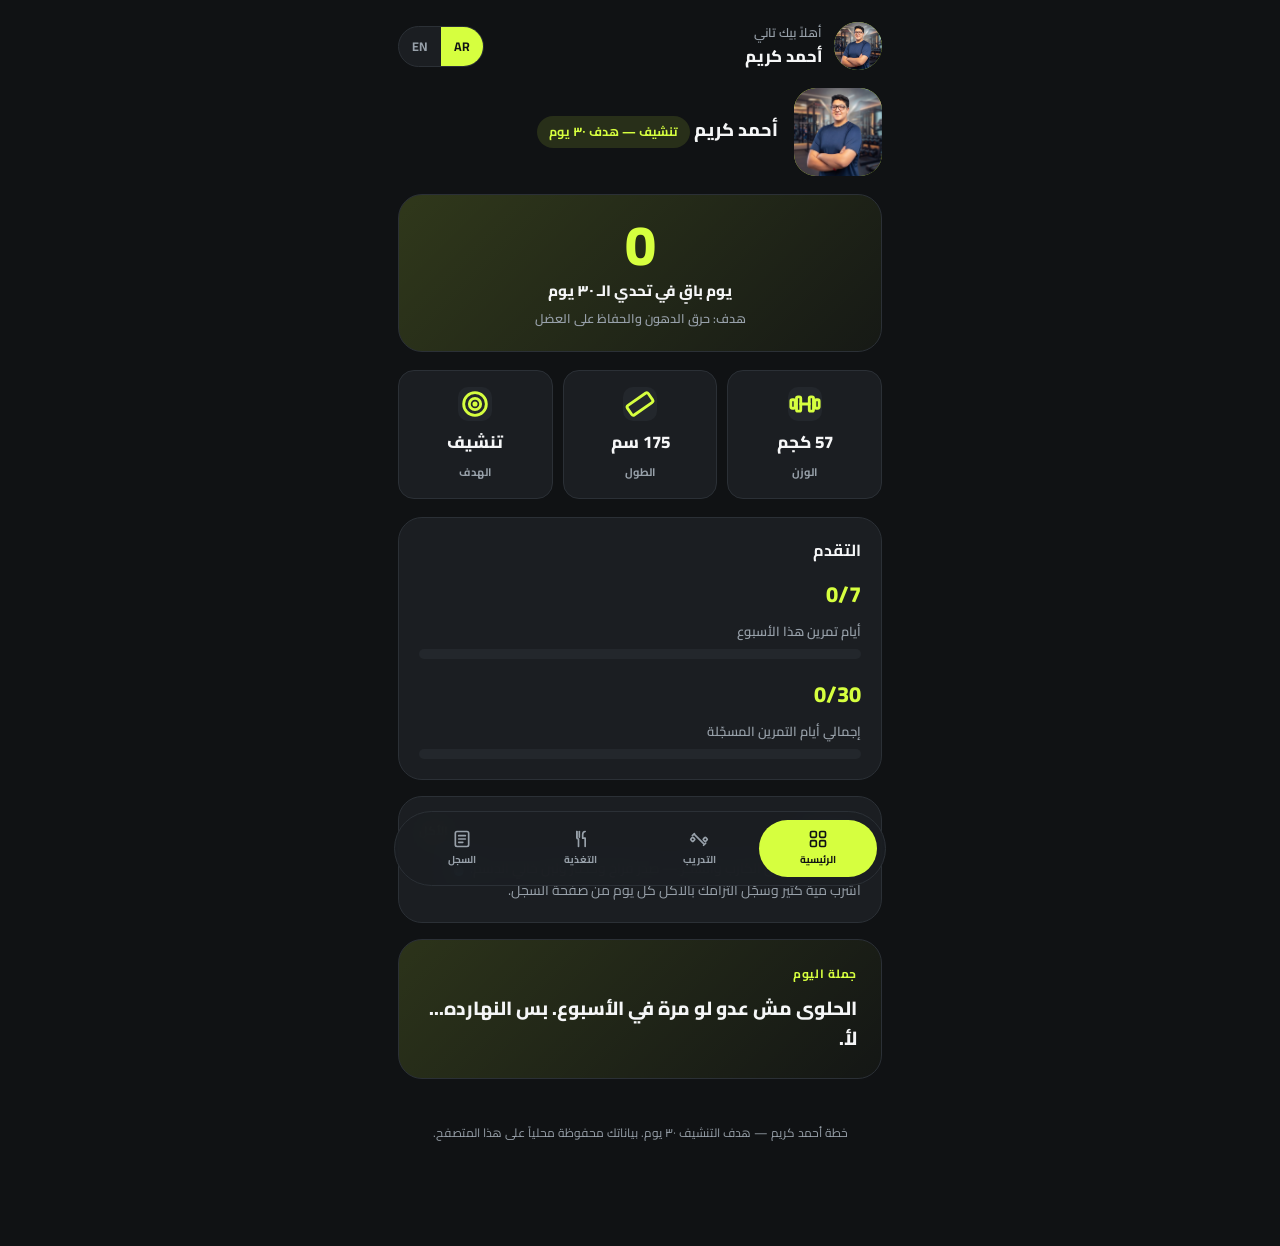
<file: index.html>
<!DOCTYPE html>
<html lang="ar" dir="rtl">
<head>
<meta charset="UTF-8">
<meta name="viewport" content="width=device-width, initial-scale=1.0">
<title>Ahmed Karim — Dashboard</title>
<link rel="preconnect" href="https://fonts.googleapis.com">
<link rel="preconnect" href="https://fonts.gstatic.com" crossorigin>
<link href="https://fonts.googleapis.com/css2?family=Cairo:wght@400;600;700;800&family=Inter:wght@400;500;600;700;800&display=swap" rel="stylesheet">
<link rel="stylesheet" href="style.css">
</head>
<body class="lang-ar" dir="rtl">

<div class="container">
  <header class="app-header" id="appHeader"></header>

  <!-- Profile -->
  <div class="profile-card">
    <div class="profile-photo">
      <span class="fallback">Ak</span>
      <img src="11bb9469-2785-4720-9bc9-7e0a20236862.png" alt="Ahmed Karim" onerror="this.remove()">
    </div>
    <div class="profile-info">
      <div class="name i18n-ar">أحمد كريم</div>
      <div class="name i18n-en">Ahmed Karim</div>
      <div class="goal-chip"><span class="i18n-ar">تنشيف — هدف ٣٠ يوم</span><span class="i18n-en">Cut — 30-Day Goal</span></div>
    </div>
  </div>

  <!-- 30-day challenge countdown -->
  <div class="countdown-card card">
    <div class="countdown-body">
      <div class="cd-num" id="cdDays">30</div>
      <div class="cd-lbl"><span class="i18n-ar">يوم باقٍ في تحدي الـ ٣٠ يوم</span><span class="i18n-en">Days left in the 30-day challenge</span></div>
      <div class="cd-sub"><span class="i18n-ar">هدف: حرق الدهون والحفاظ على العضل</span><span class="i18n-en">Goal: burn fat &amp; keep muscle</span></div>
    </div>
  </div>

  <!-- Core stats -->
  <div class="stat-row">
    <div class="stat-card">
      <div class="icon" data-icon="weight"></div>
      <div class="val">57 <span class="i18n-ar">كجم</span><span class="i18n-en">kg</span></div>
      <div class="lbl i18n-ar">الوزن</div><div class="lbl i18n-en">Weight</div>
    </div>
    <div class="stat-card">
      <div class="icon" data-icon="ruler"></div>
      <div class="val">175 <span class="i18n-ar">سم</span><span class="i18n-en">cm</span></div>
      <div class="lbl i18n-ar">الطول</div><div class="lbl i18n-en">Height</div>
    </div>
   <div class="stat-card">
      <div class="icon" data-icon="target"></div>
      <div class="val"><span class="i18n-ar">تنشيف</span><span class="i18n-en">Cut</span></div>
      <div class="lbl i18n-ar">الهدف</div><div class="lbl i18n-en">Goal</div>
    </div>
  </div>

  <!-- Progress overview -->
  <div class="card section-card">
    <div class="head">
      <h3><span class="i18n-ar">التقدم</span><span class="i18n-en">Progress</span></h3>
    </div>
    <div class="progress-grid">
      <div class="prog-item">
        <div class="prog-val" id="progTrain">0</div>
        <div class="prog-lbl"><span class="i18n-ar">أيام تمرين هذا الأسبوع</span><span class="i18n-en">Training days this week</span></div>
        <div class="bar-track"><div class="bar-fill" id="progTrainBar" style="width:0%"></div></div>
      </div>
      <div class="prog-item">
        <div class="prog-val" id="progTotal">0</div>
        <div class="prog-lbl"><span class="i18n-ar">إجمالي أيام التمرين المسجّلة</span><span class="i18n-en">Total training days logged</span></div>
        <div class="bar-track"><div class="bar-fill" id="progTotalBar" style="width:0%"></div></div>
      </div>
    </div>
  </div>

  <!-- Nutrition snapshot -->
  <div class="card section-card">
    <div class="head">
      <h3><span class="i18n-ar">التغذية</span><span class="i18n-en">Nutrition</span></h3>
      <a href="diet.html" class="sub" style="color:var(--lime);"><span class="i18n-ar">الأكل</span><span class="i18n-en">Meals</span></a>
    </div>
    <p class="nutr-line" style="margin:0; color:var(--muted); font-size:14px;">
      <span class="i18n-ar">بروتين عالي وقلّل الكارب والسكر — صدر فراخ وخضار ولبن خالي الدسم. 💧 اشرب مية كتير وسجّل التزامك بالأكل كل يوم من صفحة السجل.</span>
      <span class="i18n-en">High protein, lower carbs &amp; no sugar — chicken breast, veggies, skim dairy. Hydrate well and log your diet compliance daily from the Log page.</span>
    </p>
  </div>

  <!-- Daily quote (single card only) -->
  <div class="quote-card">
    <div class="eyebrow"><span class="i18n-ar">جملة اليوم</span><span class="i18n-en">Today's Line</span></div>
    <p id="quoteOfDay"></p>
  </div>

  <footer class="page-footer">
    <span class="i18n-ar">خطة أحمد كريم — هدف التنشيف ٣٠ يوم. بياناتك محفوظة محلياً على هذا المتصفح.</span>
    <span class="i18n-en">Ahmed Karim's Plan — 30-day cut goal. Your data is saved locally on this browser.</span>
  </footer>
</div>

<nav class="bottom-nav" id="appNav"></nav>

<script src="app.js"></script>
<script>
renderHeader('home');
renderNav('home');

document.querySelectorAll('.stat-card .icon[data-icon]').forEach(el=>{
  el.innerHTML = ICONS[el.dataset.icon];
});

/* ---- 30-day countdown ---- */
(function(){
  const start = new Date(PROFILE.challengeStart).getTime();
  const end = start + PROFILE.challengeDays*24*60*60*1000;
  const now = Date.now();
  const el = document.getElementById('cdDays');
  if(now < start){ el.textContent = PROFILE.challengeDays; }
  else if(now >= end){ el.textContent = '0'; }
  else { el.textContent = Math.ceil((end - now)/(24*60*60*1000)); }
})();

/* ---- Daily quote (single card) ---- */
(function(){
  const all = MOTIVATION.serious;
  const today = new Date();
  const seed = today.getFullYear()*372 + today.getMonth()*31 + today.getDate();
  const q = all[seed % all.length];
  document.getElementById('quoteOfDay').innerHTML =
    `<span class="i18n-ar">${q.ar}</span><span class="i18n-en">${q.en}</span>`;
})();

/* ---- Progress from real workout records (ak_workout_records) ---- */
(function(){
  const weekTrained = countWorkoutWeek();
  const totalTrained = countWorkoutChallenge();
  const weekCap = 7;
  const totalCap = PROFILE.challengeDays;
  const weekPct = Math.min(100, Math.round(weekTrained/weekCap*100));
  const totalPct = Math.min(100, Math.round(totalTrained/totalCap*100));
  document.getElementById('progTrain').textContent = weekTrained + '/' + weekCap;
  document.getElementById('progTrainBar').style.width = weekPct + '%';
  document.getElementById('progTotal').textContent = totalTrained + '/' + totalCap;
  document.getElementById('progTotalBar').style.width = totalPct + '%';
})();

renderBeforeGrid();
wireBeforeGrid();
</script>
</body>
</html>
</file>
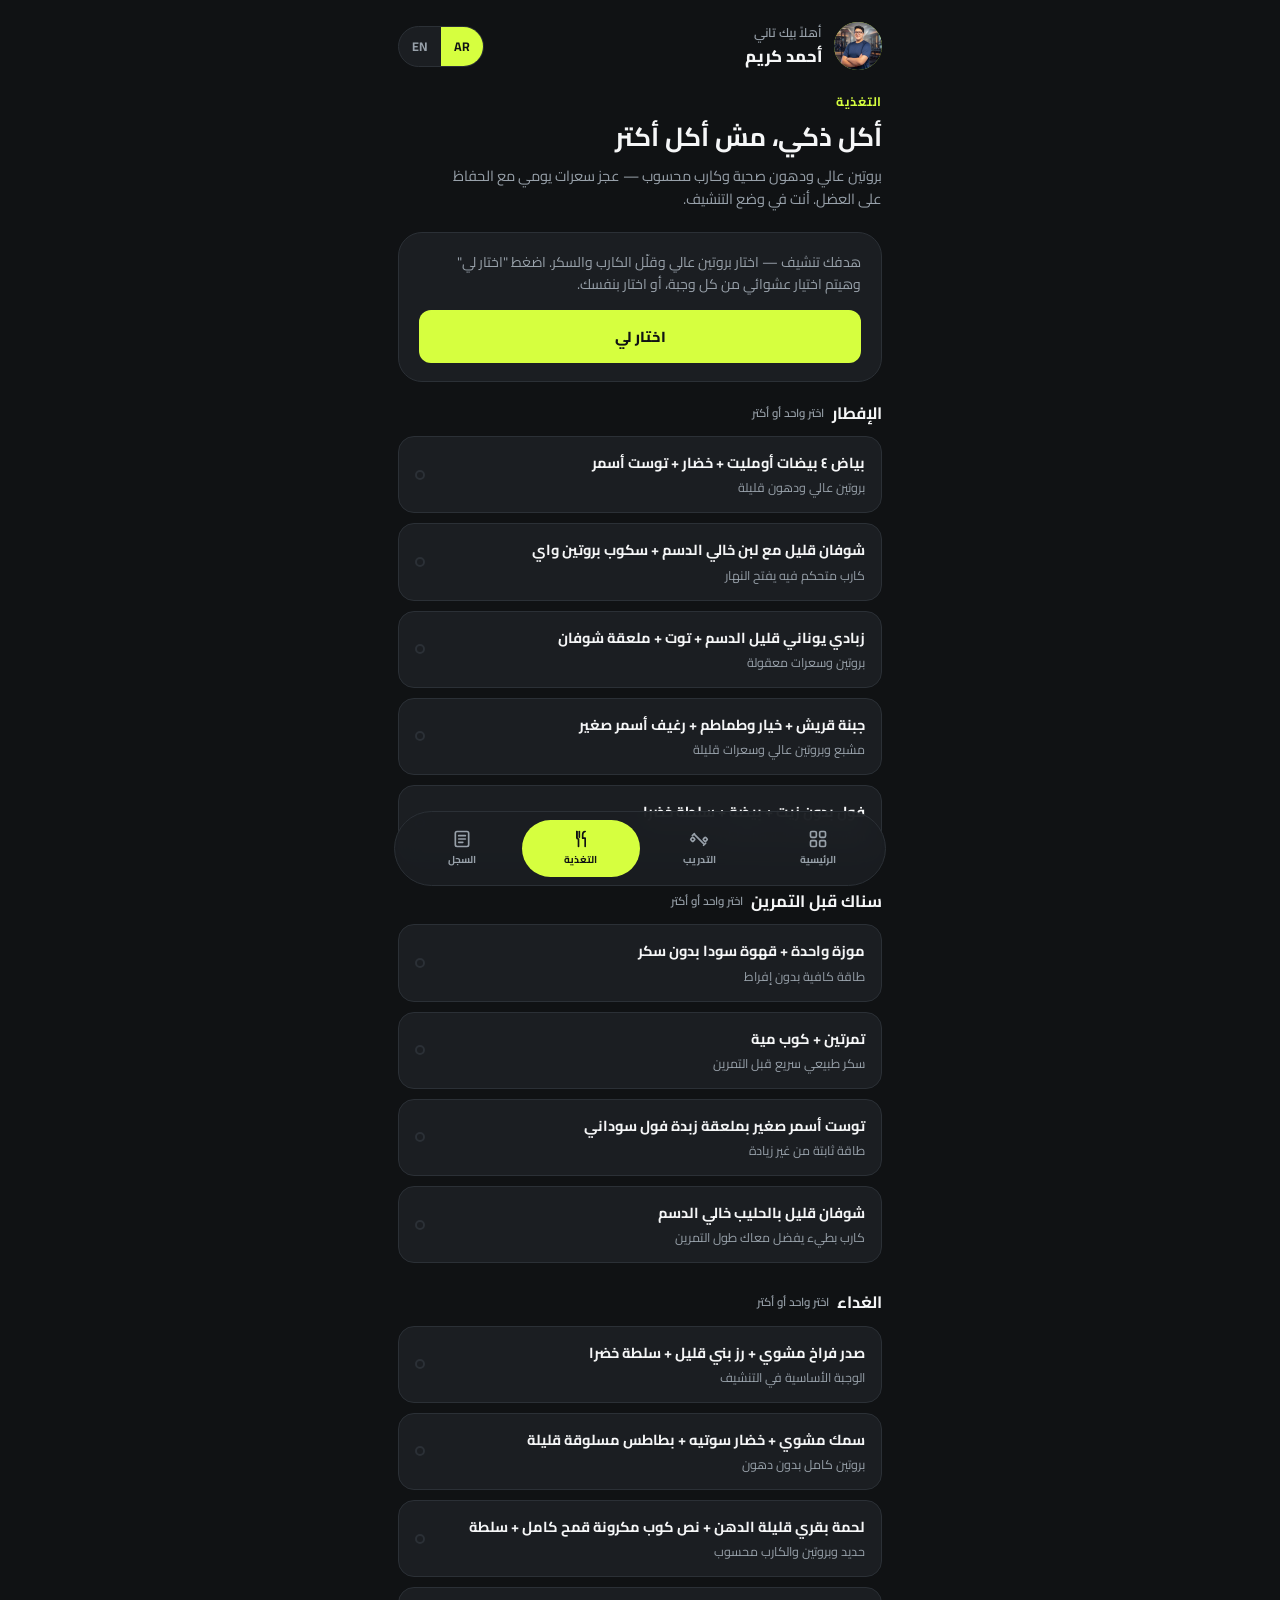
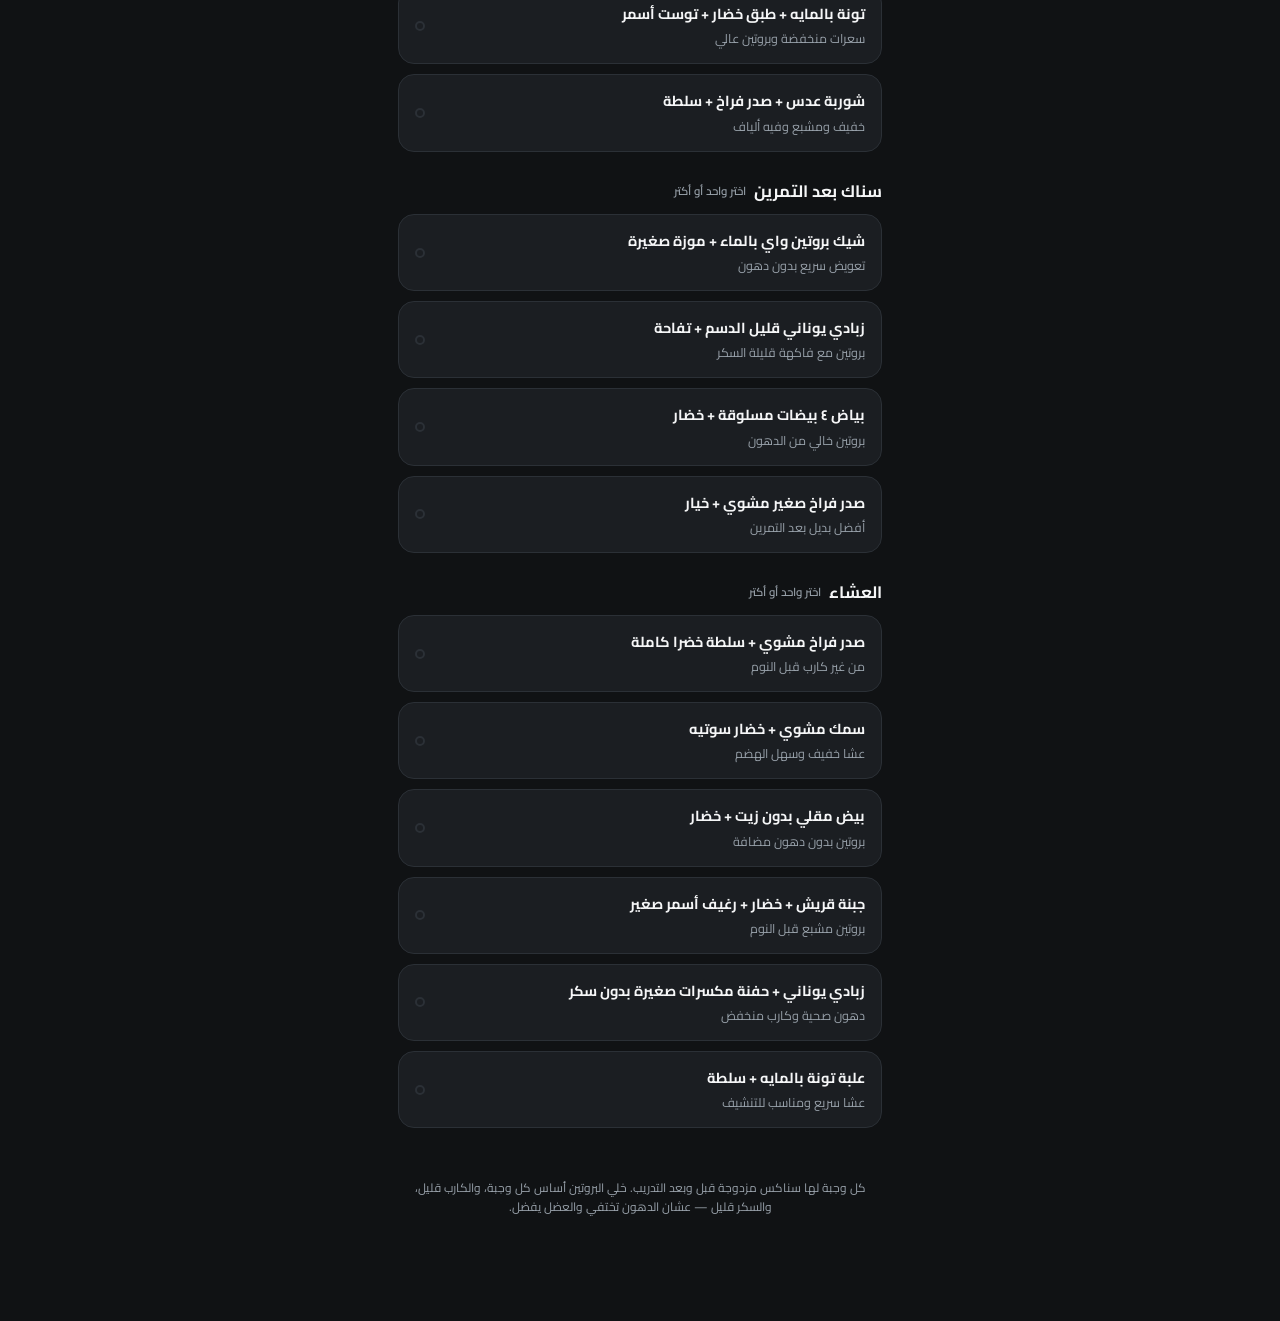
<file: diet.html>
<!DOCTYPE html>
<html lang="ar" dir="rtl">
<head>
<meta charset="UTF-8">
<meta name="viewport" content="width=device-width, initial-scale=1.0">
<title>Ahmed Karim — Nutrition</title>
<link rel="preconnect" href="https://fonts.googleapis.com">
<link rel="preconnect" href="https://fonts.gstatic.com" crossorigin>
<link href="https://fonts.googleapis.com/css2?family=Cairo:wght@400;600;700;800&family=Inter:wght@400;500;600;700;800&display=swap" rel="stylesheet">
<link rel="stylesheet" href="style.css">
</head>
<body class="lang-ar" dir="rtl">

<div class="container">
  <header class="app-header" id="appHeader"></header>

  <div class="diet-intro">
    <p>
      <span class="i18n-ar">هدفك تنشيف — اختار بروتين عالي وقلّل الكارب والسكر. اضغط "اختار لي" وهيتم اختيار عشوائي من كل وجبة، أو اختار بنفسك.</span>
      <span class="i18n-en">You are cutting — pick high protein, cut the carbs and sugar. Hit "Pick For Me" for a random choice from each meal, or choose yourself.</span>
    </p>
    <button class="btn block" id="pickForMeBtn">
      <span class="i18n-ar">اختار لي</span><span class="i18n-en">Pick For Me</span>
    </button>
  </div>

  <div id="mealBlocks"></div>

  <footer class="page-footer">
    <span class="i18n-ar">كل وجبة لها سناكس مزدوجة قبل وبعد التدريب. خلي البروتين أساس كل وجبة، والكارب قليل، والسكر قليل — عشان الدهون تختفي والعضل يفضل.</span>
    <span class="i18n-en">Every main meal has snack options before and after training. Keep protein as the base of every meal, carbs low, sugar low — so the fat goes and the muscle stays.</span>
  </footer>
</div>

<nav class="bottom-nav" id="appNav"></nav>

<script src="app.js"></script>
<script>
renderHeader('diet', {
  eyebrow: '<span class="i18n-ar">التغذية</span><span class="i18n-en">Nutrition</span>',
  title: '<span class="i18n-ar">أكل ذكي، مش أكل أكتر</span><span class="i18n-en">Eat Smart, Not More</span>',
  desc: '<span class="i18n-ar">بروتين عالي ودهون صحية وكارب محسوب — عجز سعرات يومي مع الحفاظ على العضل. أنت في وضع التنشيف.</span><span class="i18n-en">High protein, healthy fats, measured carbs — a daily deficit while keeping muscle. You are in cut mode.</span>'
});
renderNav('diet');

const mealBlocks = document.getElementById('mealBlocks');
MEALS.forEach(meal=>{
  const block = document.createElement('div');
  block.className = 'meal-block';
  block.dataset.meal = meal.key;
  block.innerHTML = `
    <h3>
      <span class="i18n-ar">${meal.ar}</span><span class="i18n-en">${meal.en}</span>
      <span class="count i18n-ar">اختر واحد أو أكتر</span><span class="count i18n-en">Pick one or more</span>
    </h3>
    <div class="option-list">
      ${meal.options.map((o,i)=>`
        <div class="option-card" data-index="${i}">
          <div class="txt">
            <h4><span class="i18n-ar">${o.ar}</span><span class="i18n-en">${o.en}</span></h4>
            <p><span class="i18n-ar">${o.dAr}</span><span class="i18n-en">${o.dEn}</span></p>
          </div>
          <div class="dot"></div>
        </div>
      `).join('')}
    </div>
  `;
  mealBlocks.appendChild(block);
});

mealBlocks.addEventListener('click', (e)=>{
  const card = e.target.closest('.option-card');
  if(!card) return;
  card.classList.toggle('picked');
});

document.getElementById('pickForMeBtn').addEventListener('click', ()=>{
  document.querySelectorAll('.meal-block').forEach(block=>{
    const cards = [...block.querySelectorAll('.option-card')];
    cards.forEach(c=>c.classList.remove('picked'));
    const chosen = cards[Math.floor(Math.random()*cards.length)];
    chosen.classList.add('picked');
    chosen.scrollIntoView({block:'nearest', behavior:'smooth'});
  });
});
</script>
</body>
</html>
</file>
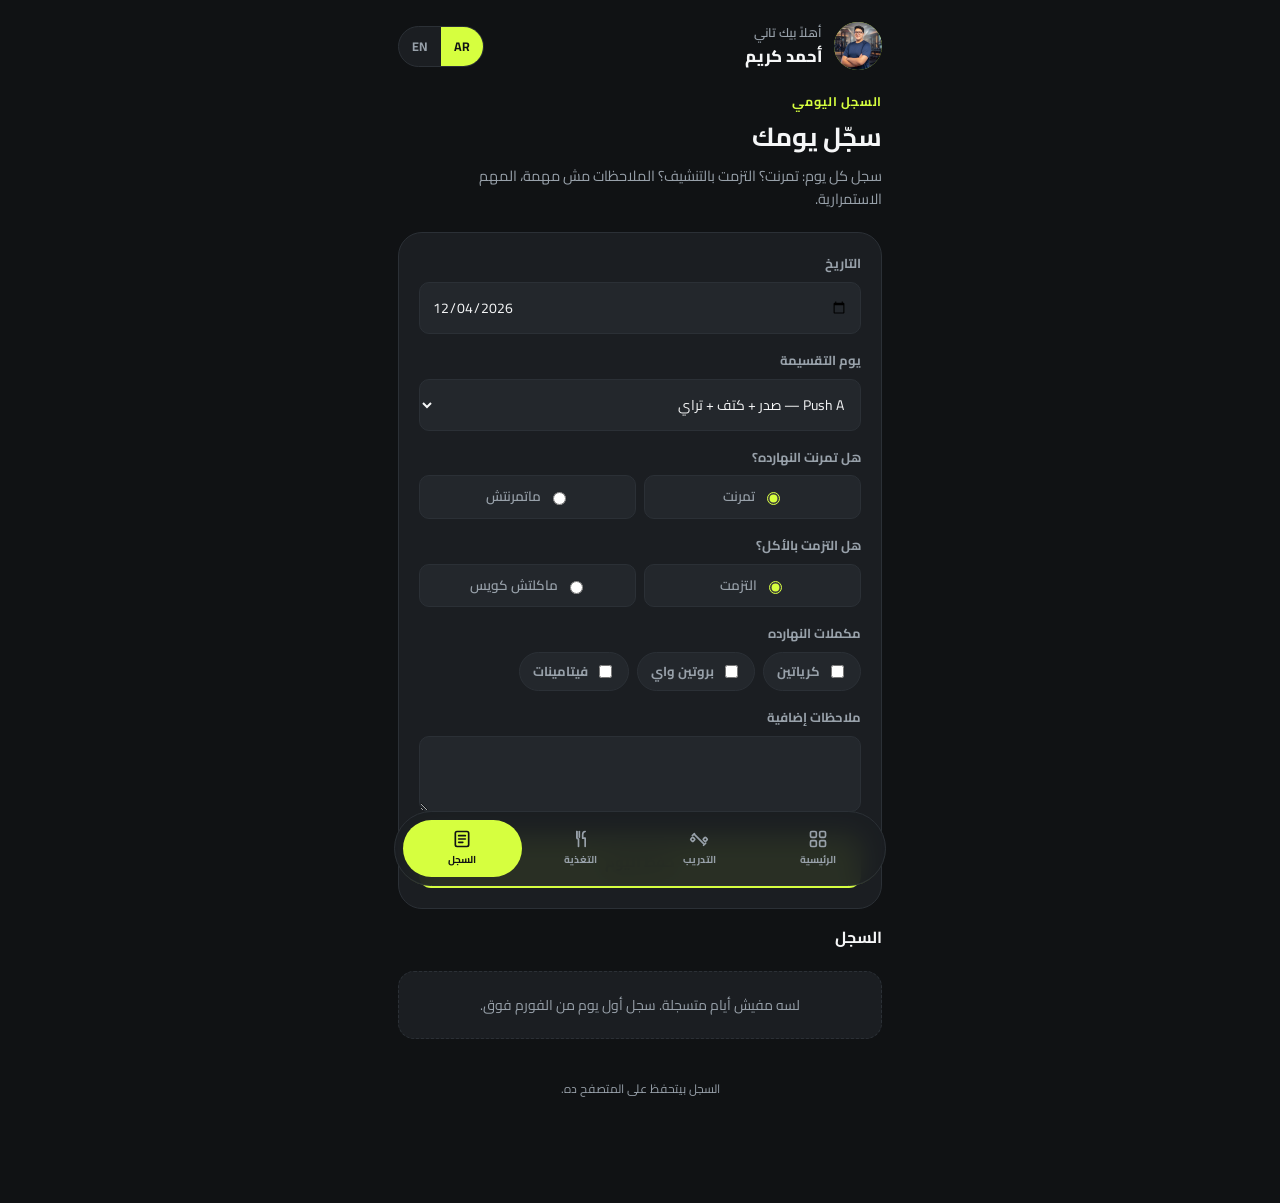
<file: log.html>
<!DOCTYPE html>
<html lang="ar" dir="rtl">
<head>
<meta charset="UTF-8">
<meta name="viewport" content="width=device-width, initial-scale=1.0">
<title>Ahmed Karim — Daily Log</title>
<link rel="preconnect" href="https://fonts.googleapis.com">
<link rel="preconnect" href="https://fonts.gstatic.com" crossorigin>
<link href="https://fonts.googleapis.com/css2?family=Cairo:wght@400;600;700;800&family=Inter:wght@400;500;600;700;800&display=swap" rel="stylesheet">
<link rel="stylesheet" href="style.css">
</head>
<body class="lang-ar" dir="rtl">

<div class="container">
  <header class="app-header" id="appHeader"></header>

  <form class="card" id="logForm" action="https://formspree.io/f/xqpkeadb" method="POST">
    <input type="hidden" name="_subject" value="سجل يومي جديد - أحمد كريم">
    <input type="hidden" name="client" value="Ahmed Karim">
    <div class="field">
      <label><span class="i18n-ar">التاريخ</span><span class="i18n-en">Date</span></label>
      <input type="date" id="fDate" name="date" required>
    </div>

    <div class="field">
      <label><span class="i18n-ar">يوم التقسيمة</span><span class="i18n-en">Split Day</span></label>
      <select id="fDay" name="split_day"></select>
    </div>

    <div class="field">
      <label><span class="i18n-ar">هل تمرنت النهارده؟</span><span class="i18n-en">Did you train today?</span></label>
      <div class="radio-row">
        <label><input type="radio" name="trained" value="yes" checked><span class="i18n-ar">تمرنت</span><span class="i18n-en">Trained</span></label>
        <label><input type="radio" name="trained" value="no"><span class="i18n-ar">ماتمرنتش</span><span class="i18n-en">Skipped</span></label>
      </div>
      <div class="conditional" id="reasonBox">
        <input type="text" id="fReason" name="skip_reason">
      </div>
    </div>

    <div class="field">
      <label><span class="i18n-ar">هل التزمت بالأكل؟</span><span class="i18n-en">Did you stick to the diet?</span></label>
      <div class="radio-row">
        <label><input type="radio" name="diet" value="yes" checked><span class="i18n-ar">التزمت</span><span class="i18n-en">On Track</span></label>
        <label><input type="radio" name="diet" value="no"><span class="i18n-ar">ماكلتش كويس</span><span class="i18n-en">Off Track</span></label>
      </div>
      <div class="conditional" id="dietReasonBox">
        <input type="text" id="fDietReason" name="diet_note">
      </div>
    </div>

    <div class="field">
      <label><span class="i18n-ar">مكملات النهارده</span><span class="i18n-en">Today's Supplements</span></label>
      <div class="check-list">
        <label><input type="checkbox" class="supp" name="supplements" value="creatine"><span class="i18n-ar">كرياتين</span><span class="i18n-en">Creatine</span></label>
        <label><input type="checkbox" class="supp" name="supplements" value="whey"><span class="i18n-ar">بروتين واي</span><span class="i18n-en">Whey Protein</span></label>
        <label><input type="checkbox" class="supp" name="supplements" value="multivitamin"><span class="i18n-ar">فيتامينات</span><span class="i18n-en">Multivitamin</span></label>
      </div>
    </div>

    <div class="field">
      <label><span class="i18n-ar">ملاحظات إضافية</span><span class="i18n-en">Extra Notes</span></label>
      <textarea id="fNotes" name="notes"></textarea>
    </div>

    <button type="submit" class="btn block" id="submitBtn">
      <span class="i18n-ar">حفظ اليوم</span><span class="i18n-en">Save Day</span>
    </button>
    <div class="form-status" id="formStatus"></div>
  </form>

  <div class="section-card">
    <div class="head">
      <h3><span class="i18n-ar">السجل</span><span class="i18n-en">History</span></h3>
    </div>
    <div class="history" id="historyList"></div>
  </div>

  <footer class="page-footer">
    <span class="i18n-ar">السجل بيتحفظ على المتصفح ده.</span>
    <span class="i18n-en">The log is saved on this browser.</span>
  </footer>
</div>

<nav class="bottom-nav" id="appNav"></nav>

<script src="app.js"></script>
<script>
renderHeader('log', {
  eyebrow: '<span class="i18n-ar">السجل اليومي</span><span class="i18n-en">Daily Log</span>',
  title: '<span class="i18n-ar">سجّل يومك</span><span class="i18n-en">Log Your Day</span>',
  desc: '<span class="i18n-ar">سجل كل يوم: تمرنت؟ التزمت بالتنشيف؟ الملاحظات مش مهمة، المهم الاستمرارية.</span><span class="i18n-en">Log each day: did you train? Are you on track with the cut? Notes don\'t matter, consistency does.</span>'
});
renderNav('log');

const dayLabelsAr = (()=>{ const m={}; DAYS.forEach(d=>m[d.key]=d.titleAr); m['restcardio']='راحة'; return m; })();
const dayLabelsEn = (()=>{ const m={}; DAYS.forEach(d=>m[d.key]=d.titleEn); m['restcardio']='Rest'; return m; })();
const suppLabelsAr = {creatine:'كرياتين', whey:'بروتين واي', multivitamin:'فيتامينات'};
const suppLabelsEn = {creatine:'Creatine', whey:'Whey', multivitamin:'Multivitamin'};

function renderDaySelect(){
  const sel = document.getElementById('fDay');
  sel.innerHTML = DAYS.map(d=>`
    <option value="${d.key}" data-ar="${d.titleAr}" data-en="${d.titleEn}"></option>
  `).join('');
  updateDaySelectLabels();
}
function updateDaySelectLabels(){
  const isEn = document.body.classList.contains('lang-en');
  document.querySelectorAll('#fDay option').forEach(o=>{
    o.textContent = isEn ? o.dataset.en : o.dataset.ar;
  });
}
function onLangChange(){ updateDaySelectLabels(); }

const dateField = document.getElementById('fDate');
dateField.value = new Date().toISOString().slice(0,10);

document.querySelectorAll('input[name="trained"]').forEach(r=>{
  r.addEventListener('change', ()=>{
    document.getElementById('reasonBox').classList.toggle('show', document.querySelector('input[name="trained"]:checked').value === 'no');
  });
});
document.querySelectorAll('input[name="diet"]').forEach(r=>{
  r.addEventListener('change', ()=>{
    document.getElementById('dietReasonBox').classList.toggle('show', document.querySelector('input[name="diet"]:checked').value === 'no');
  });
});

function renderHistory(){
  const logs = getLogs().slice().reverse();
  const wrap = document.getElementById('historyList');
  if(logs.length === 0){
    wrap.innerHTML = `<div class="history-empty">
      <span class="i18n-ar">لسه مفيش أيام متسجلة. سجل أول يوم من الفورم فوق.</span>
      <span class="i18n-en">No days logged yet. Log your first day from the form above.</span>
    </div>`;
    return;
  }
  wrap.innerHTML = logs.map(l=>{
    const supps = (l.supps||[]).map(s=>`<span class="i18n-ar">${suppLabelsAr[s]}</span><span class="i18n-en">${suppLabelsEn[s]}</span>`).join(', ');
    return `
    <div class="log-entry" data-id="${l.id}">
      <button class="del-btn" data-id="${l.id}"><span class="i18n-ar">حذف</span><span class="i18n-en">Delete</span></button>
      <div class="row1"><span class="date">${l.date}</span></div>
      <div class="meta">
        <span class="badge ${l.trained==='yes' ? 'ok':'no'}">
          <span class="i18n-ar">${l.trained==='yes' ? 'اتمرن' : 'ماتمرنش'}</span>
          <span class="i18n-en">${l.trained==='yes' ? 'Trained' : 'Skipped'}</span>
        </span>
        <span class="badge ${l.diet==='yes' ? 'ok':'no'}">
          <span class="i18n-ar">${l.diet==='yes' ? 'التزم بالأكل' : 'ماكلش كويس'}</span>
          <span class="i18n-en">${l.diet==='yes' ? 'On Diet' : 'Off Diet'}</span>
        </span>
        <span class="badge ok"><span class="i18n-ar">${dayLabelsAr[l.day]}</span><span class="i18n-en">${dayLabelsEn[l.day]}</span></span>
      </div>
      ${l.reason ? `<div class="note"><span class="i18n-ar">سبب عدم التمرين: </span><span class="i18n-en">Reason skipped: </span>${l.reason}</div>` : ''}
      ${l.dietReason ? `<div class="note"><span class="i18n-ar">ملاحظة الأكل: </span><span class="i18n-en">Diet note: </span>${l.dietReason}</div>` : ''}
      ${supps ? `<div class="note"><span class="i18n-ar">مكملات: </span><span class="i18n-en">Supplements: </span>${supps}</div>` : ''}
      ${l.notes ? `<div class="note"><span class="i18n-ar">ملاحظات: </span><span class="i18n-en">Notes: </span>${l.notes}</div>` : ''}
    </div>`;
  }).join('');
}

document.getElementById('logForm').addEventListener('submit', (e)=>{
  e.preventDefault();
  const form = e.target;
  const submitBtn = document.getElementById('submitBtn');
  const statusBox = document.getElementById('formStatus');

  const entry = {
    id: Date.now(),
    date: dateField.value,
    day: document.getElementById('fDay').value,
    trained: document.querySelector('input[name="trained"]:checked').value,
    reason: document.getElementById('fReason').value.trim(),
    diet: document.querySelector('input[name="diet"]:checked').value,
    dietReason: document.getElementById('fDietReason').value.trim(),
    supps: [...document.querySelectorAll('.supp:checked')].map(c=>c.value),
    notes: document.getElementById('fNotes').value.trim(),
  };

  function finishLocally(message, cls){
    const logs = getLogs();
    logs.push(entry);
    saveLogs(logs);
    renderHistory();
    form.reset();
    dateField.value = new Date().toISOString().slice(0,10);
    document.getElementById('reasonBox').classList.remove('show');
    document.getElementById('dietReasonBox').classList.remove('show');
    statusBox.className = 'form-status show ' + cls;
    statusBox.innerHTML = message;
  }

  submitBtn.disabled = true;
  const formData = new FormData(form);
  fetch(form.action, {
    method: form.method,
    body: formData,
    headers: { 'Accept': 'application/json' }
  }).then(res => {
    submitBtn.disabled = false;
    if(res.ok){
      finishLocally(
        `<span class="i18n-ar">تم حفظ اليوم وإرساله للمدرب.</span><span class="i18n-en">Day saved and sent to the coach.</span>`,
        'ok'
      );
    } else {
      finishLocally(
        `<span class="i18n-ar">اتحفظ اليوم على المتصفح، بس الإرسال للمدرب فشل. تأكد من الإنترنت وحاول تاني لو حبيت.</span><span class="i18n-en">Saved on this browser, but sending to the coach failed. Check your connection and try again if you'd like.</span>`,
        'err'
      );
    }
  }).catch(() => {
    submitBtn.disabled = false;
    finishLocally(
      `<span class="i18n-ar">اتحفظ اليوم على المتصفح، بس الإرسال للمدرب فشل. تأكد من الإنترنت وحاول تاني لو حبيت.</span><span class="i18n-en">Saved on this browser, but sending to the coach failed. Check your connection and try again if you'd like.</span>`,
      'err'
    );
  });
});

document.getElementById('historyList').addEventListener('click', (e)=>{
  const btn = e.target.closest('.del-btn');
  if(!btn) return;
  const id = Number(btn.dataset.id);
  const logs = getLogs().filter(l=>l.id !== id);
  saveLogs(logs);
  renderHistory();
});

renderDaySelect();
renderHistory();
</script>
</body>
</html>
</file>
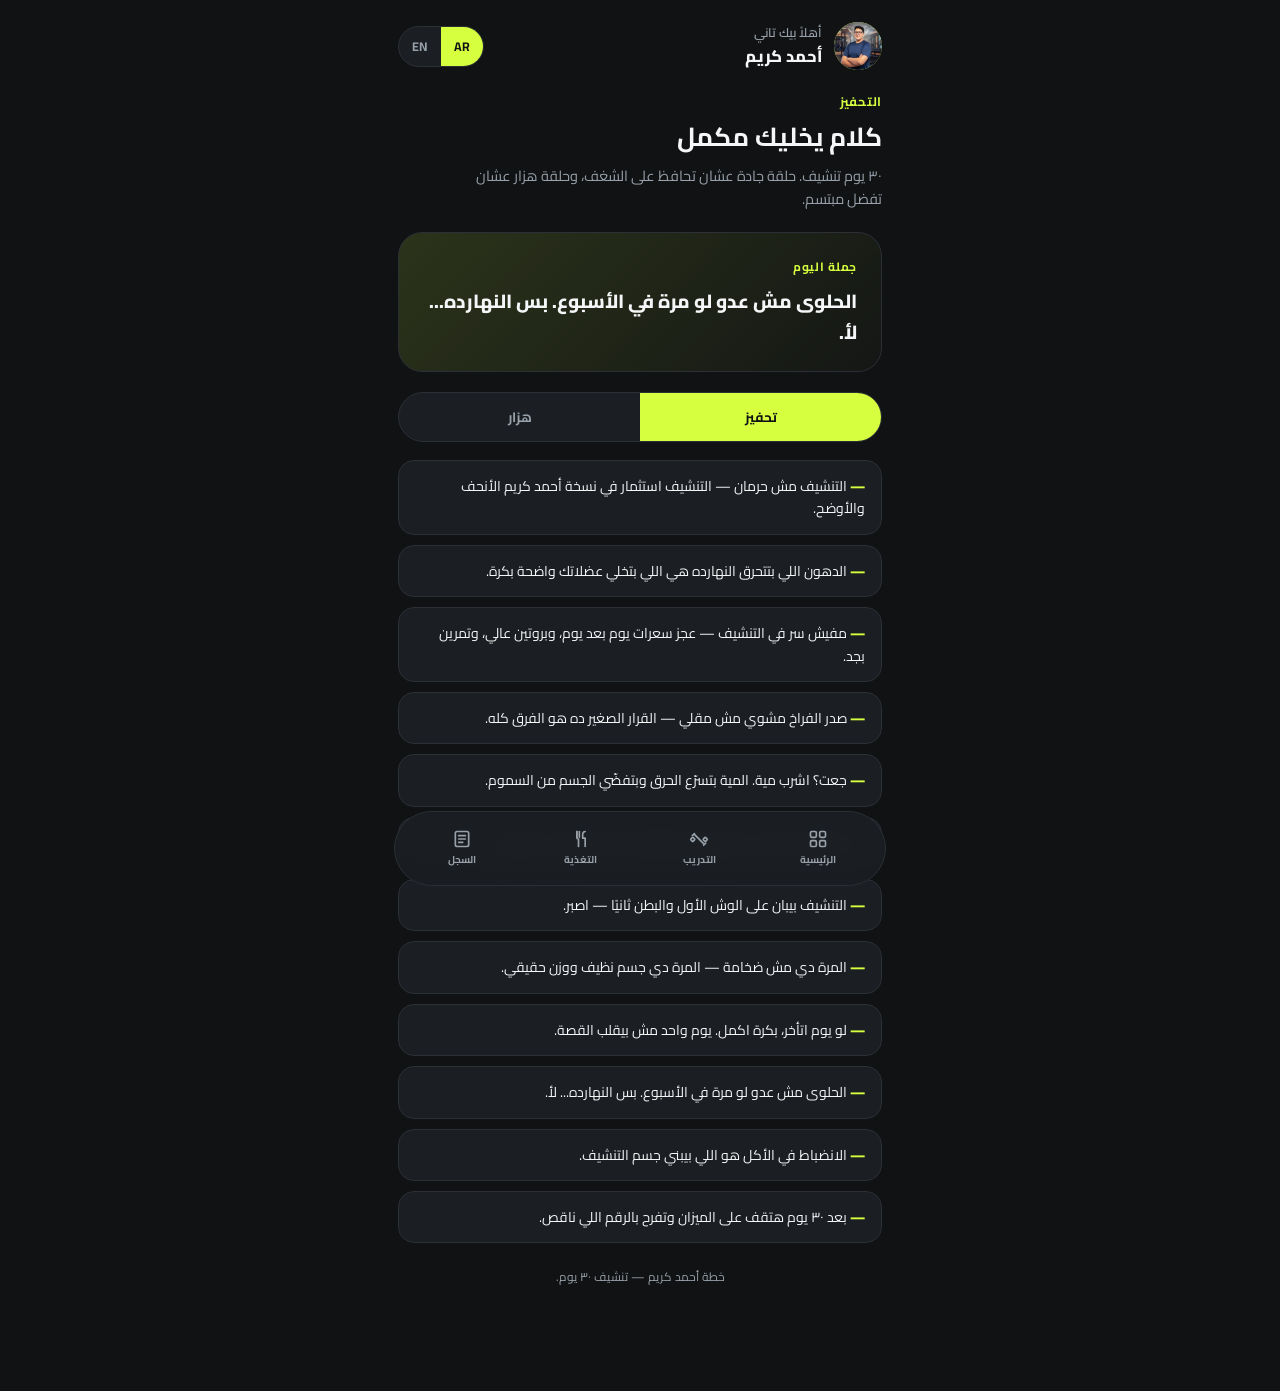
<file: motivation.html>
<!DOCTYPE html>
<html lang="ar" dir="rtl">
<head>
<meta charset="UTF-8">
<meta name="viewport" content="width=device-width, initial-scale=1.0">
<title>Ahmed Karim — Motivation</title>
<link rel="preconnect" href="https://fonts.googleapis.com">
<link rel="preconnect" href="https://fonts.gstatic.com" crossorigin>
<link href="https://fonts.googleapis.com/css2?family=Cairo:wght@400;600;700;800&family=Inter:wght@400;500;600;700;800&display=swap" rel="stylesheet">
<link rel="stylesheet" href="style.css">
</head>
<body class="lang-ar" dir="rtl">

<div class="container">
  <header class="app-header" id="appHeader"></header>

  <div class="quote-card">
    <div class="eyebrow"><span class="i18n-ar">جملة اليوم</span><span class="i18n-en">Today's Line</span></div>
    <p id="quoteOfDay"></p>
  </div>

  <div class="mot-toggle" id="motToggle">
    <button data-mode="serious" class="active"><span class="i18n-ar">تحفيز</span><span class="i18n-en">Motivation</span></button>
    <button data-mode="fun"><span class="i18n-ar">هزار</span><span class="i18n-en">Banter</span></button>
  </div>

  <div class="mot-list" id="motList"></div>

  <footer class="page-footer">
    <span class="i18n-ar">خطة أحمد كريم — تنشيف ٣٠ يوم.</span>
    <span class="i18n-en">Ahmed Karim's Plan — 30-day cut.</span>
  </footer>
</div>

<nav class="bottom-nav" id="appNav"></nav>

<script src="app.js"></script>
<script>
renderHeader('motivation', {
  eyebrow: '<span class="i18n-ar">التحفيز</span><span class="i18n-en">Motivation</span>',
  title: '<span class="i18n-ar">كلام يخليك مكمل</span><span class="i18n-en">Words to Keep You Going</span>',
  desc: '<span class="i18n-ar">٣٠ يوم تنشيف. حلقة جادة عشان تحافظ على الشغف، وحلقة هزار عشان تفضل مبتسم.</span><span class="i18n-en">30 days of cutting. A serious ring to keep the drive, and a lighter ring for humor.</span>'
});
renderNav('motivation');

let motMode = 'serious';
function renderMot(){
  const list = document.getElementById('motList');
  list.innerHTML = MOTIVATION[motMode].map(m=>`
    <div class="mot-item"><span class="i18n-ar">${m.ar}</span><span class="i18n-en">${m.en}</span></div>
  `).join('');
}
document.getElementById('motToggle').addEventListener('click', (e)=>{
  const btn = e.target.closest('button');
  if(!btn) return;
  motMode = btn.dataset.mode;
  document.querySelectorAll('#motToggle button').forEach(b=>b.classList.toggle('active', b===btn));
  renderMot();
});
renderMot();

(function(){
  const all = MOTIVATION.serious;
  const today = new Date();
  const seed = today.getFullYear()*372 + today.getMonth()*31 + today.getDate();
  const q = all[seed % all.length];
  document.getElementById('quoteOfDay').innerHTML =
    `<span class="i18n-ar">${q.ar}</span><span class="i18n-en">${q.en}</span>`;
})();
</script>
</body>
</html>
</file>
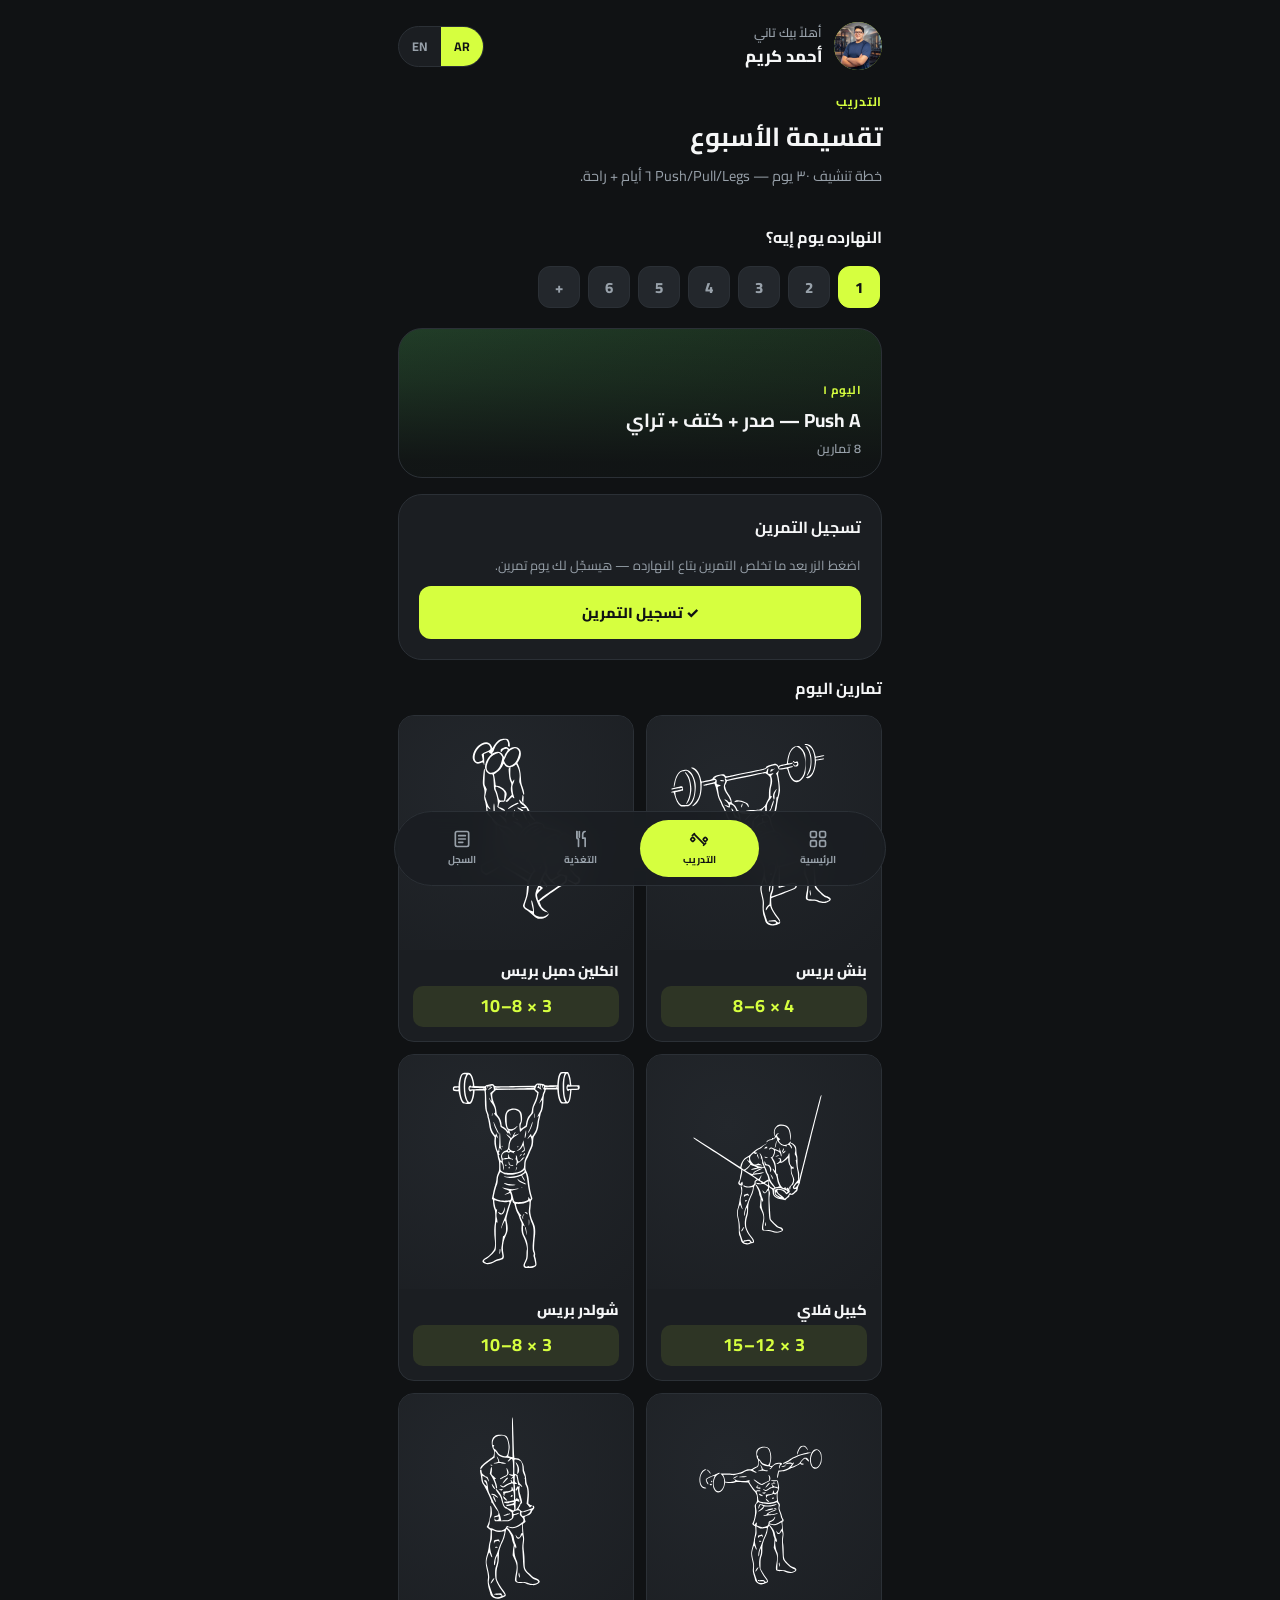
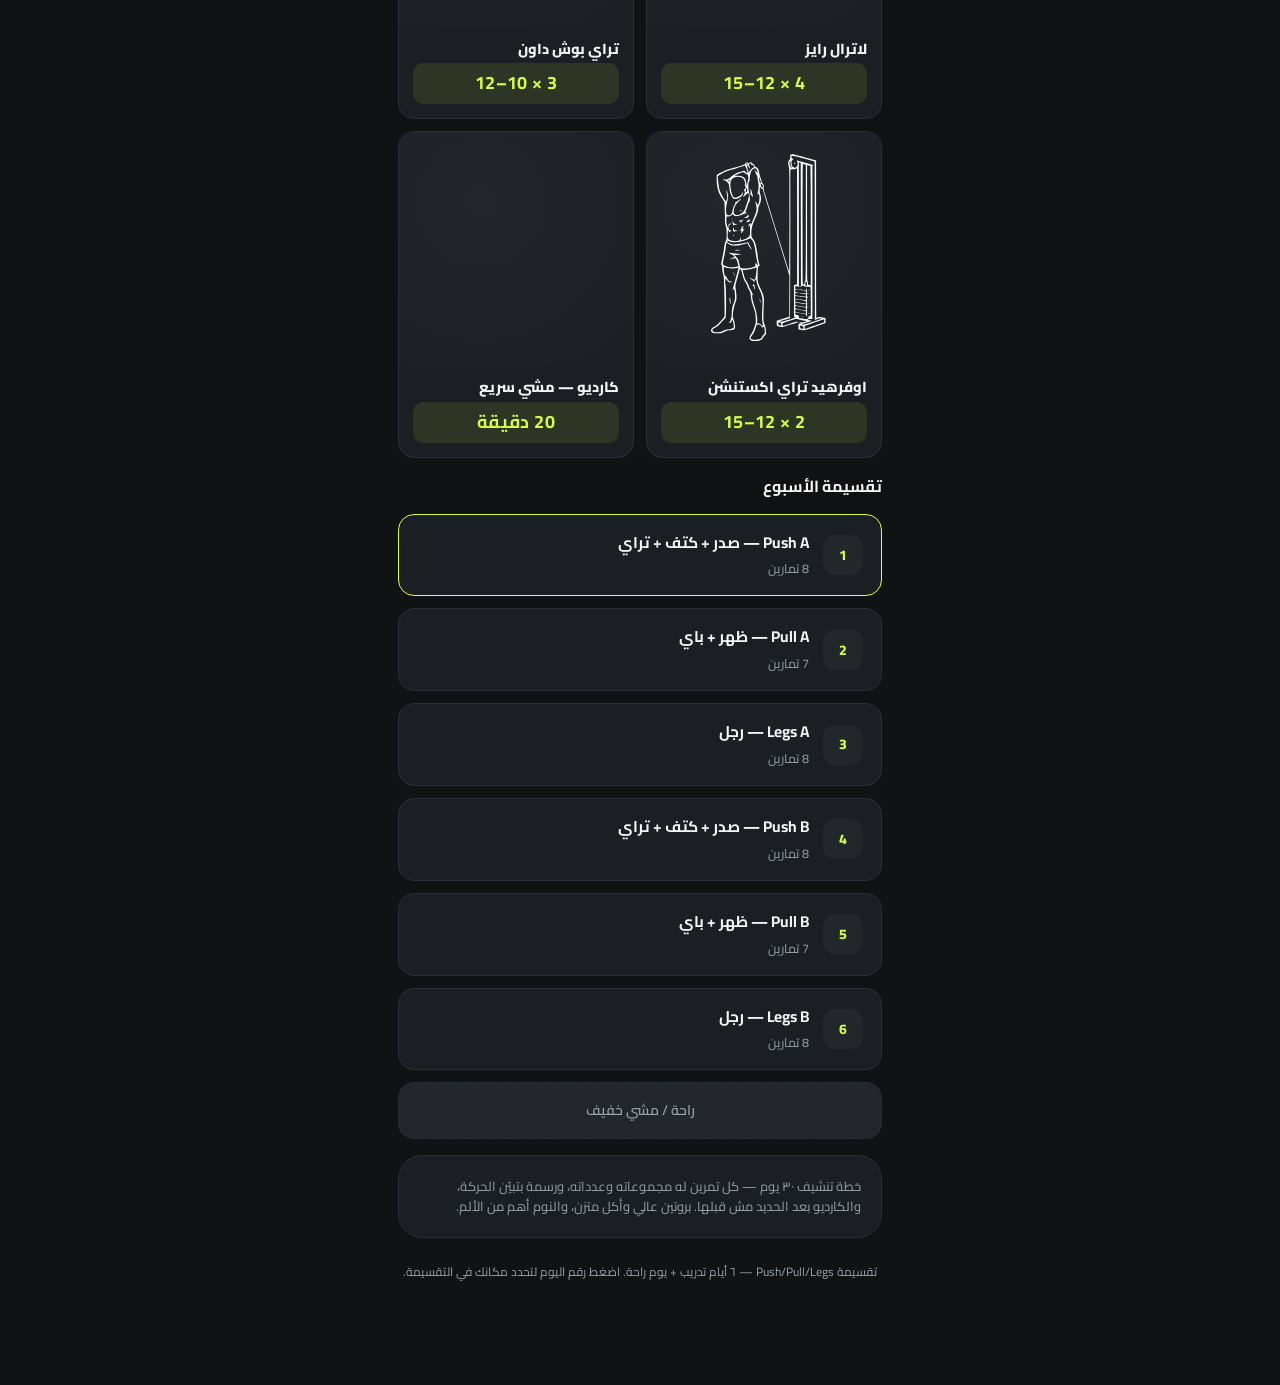
<file: workout.html>
<!DOCTYPE html>
<html lang="ar" dir="rtl">
<head>
<meta charset="UTF-8">
<meta name="viewport" content="width=device-width, initial-scale=1.0">
<title>Ahmed Karim — Workout</title>
<link rel="preconnect" href="https://fonts.googleapis.com">
<link rel="preconnect" href="https://fonts.gstatic.com" crossorigin>
<link href="https://fonts.googleapis.com/css2?family=Cairo:wght@400;600;700;800&family=Inter:wght@400;500;600;700;800&display=swap" rel="stylesheet">
<link rel="stylesheet" href="style.css">
</head>
<body class="lang-ar" dir="rtl">

<div class="container">
  <header class="app-header" id="appHeader"></header>

  <div class="section-card">
    <div class="head">
      <h3><span class="i18n-ar">النهارده يوم إيه؟</span><span class="i18n-en">Which day is today?</span></h3>
    </div>
    <div class="day-picker" id="dayPicker"></div>
    <div class="plan-card" id="planCard" style="margin-top:12px;"></div>
  </div>

  <div class="card section-card">
    <div class="head">
      <h3><span class="i18n-ar">تسجيل التمرين</span><span class="i18n-en">Log Workout</span></h3>
    </div>
    <p class="record-hint"><span class="i18n-ar">اضغط الزر بعد ما تخلص التمرين بتاع النهارده — هيسجّل لك يوم تمرين.</span><span class="i18n-en">Tap the button after finishing today&rsquo;s workout to record a training day.</span></p>
    <button type="button" class="btn block" id="logWorkoutBtn" style="margin-top:10px;"></button>
  </div>

  <div class="section-card">
    <div class="head">
      <h3><span class="i18n-ar">تمارين اليوم</span><span class="i18n-en">Today's Exercises</span></h3>
    </div>
    <div class="ex-grid" id="exGrid"></div>
  </div>

  <div class="section-card">
    <div class="head">
      <h3><span class="i18n-ar">تقسيمة الأسبوع</span><span class="i18n-en">Weekly Split</span></h3>
    </div>
    <div class="day-list" id="dayList"></div>
  </div>

  <div class="card" style="color:var(--muted); font-size:13px;">
    <span class="i18n-ar">خطة تنشيف ٣٠ يوم — كل تمرين له مجموعاته وعدداته، ورسمة بتبيّن الحركة، والكارديو بعد الحديد مش قبلها. بروتين عالي وأكل متزن، والنوم أهم من الألم.</span>
    <span class="i18n-en">30-day cut plan — every exercise has its sets &amp; reps and a visual showing the movement, and cardio comes after weights, not before. High protein and balanced food, and sleep matters more than soreness.</span>
  </div>

  <footer class="page-footer">
    <span class="i18n-ar">تقسيمة Push/Pull/Legs — ٦ أيام تدريب + يوم راحة. اضغط رقم اليوم لتحدد مكانك في التقسيمة.</span>
    <span class="i18n-en">Push/Pull/Legs split — 6 training days + a rest day. Tap a number to set where you are in the split.</span>
  </footer>
</div>

<nav class="bottom-nav" id="appNav"></nav>

<script src="app.js"></script>
<script>
renderHeader('workout', {
  eyebrow: '<span class="i18n-ar">التدريب</span><span class="i18n-en">Workout</span>',
  title: '<span class="i18n-ar">تقسيمة الأسبوع</span><span class="i18n-en">The Weekly Split</span>',
  desc: '<span class="i18n-ar">خطة تنشيف ٣٠ يوم — Push/Pull/Legs ٦ أيام + راحة.</span><span class="i18n-en">30-day cut plan — Push/Pull/Legs 6 days + rest.</span>'
});
renderNav('workout');

function renderPlanCard(){
  const card = document.getElementById('planCard');
  const day = getDayInfo(getCurrentDayKey());
  card.innerHTML = `
    <div class="content">
      <div class="tag"><span class="i18n-ar">${day.ar}</span><span class="i18n-en">${day.en}</span></div>
      <h4><span class="i18n-ar">${day.titleAr}</span><span class="i18n-en">${day.titleEn}</span></h4>
      <div class="meta"><span class="i18n-ar">${day.ex.length} تمارين</span><span class="i18n-en">${day.ex.length} exercises</span></div>
    </div>`;
}

function renderExGrid(){
  const day = getDayInfo(getCurrentDayKey());
  const grid = document.getElementById('exGrid');
  grid.innerHTML = day.ex.map(ex=>{
    const img = EX_IMAGE[ex.id];
    return `
      <div class="ex-card">
        <div class="ex-media">${img ? `<img loading="lazy" src="${EX_IMAGE[ex.id]}" alt="${ex.en}">` : ''}</div>
        <div class="ex-body">
          <h4 class="ex-name"><span class="i18n-ar">${ex.ar}</span><span class="i18n-en">${ex.en}</span></h4>
          <div class="ex-sets"><strong>${ex.sets.replace('×',' × ')}</strong></div>
        </div>
      </div>`;
  }).join('');
}

function renderDayList(){
  const activeKey = getCurrentDayKey();
  const list = document.getElementById('dayList');
  list.innerHTML = DAYS.map((d,i)=>`
    <div class="day-card ${d.key === activeKey ? 'today' : ''}" data-key="${d.key}">
      <div class="num">${i+1}</div>
      <div class="info">
        <h4><span class="i18n-ar">${d.titleAr}</span><span class="i18n-en">${d.titleEn}</span></h4>
        <div class="ex"><span class="i18n-ar">${d.ex.length} تمارين</span><span class="i18n-en">${d.ex.length} exercises</span></div>
      </div>
    </div>
  `).join('') + `
    <div class="rest-card ${activeKey === 'restcardio' ? 'today' : ''}" style="${activeKey === 'restcardio' ? 'border-style:solid;border-color:var(--lime);color:var(--text);' : ''}">
      <span class="i18n-ar">راحة / مشي خفيف</span>
      <span class="i18n-en">Rest / Light walk</span>
    </div>
  `;
  list.querySelectorAll('.day-card[data-key]').forEach(card=>{
    card.addEventListener('click', ()=>{
      setCurrentDayKey(card.dataset.key);
      refreshAll();
      window.scrollTo({top:0, behavior:'smooth'});
    });
  });
}

function refreshAll(){
  renderDayPicker('dayPicker', refreshAll);
  renderPlanCard();
  renderExGrid();
  renderDayList();
  renderLogBtn();
}

/* ---- Workout logging ---- */
function todayStr(){
  const d = new Date();
  return d.getFullYear() + '-' +
    String(d.getMonth()+1).padStart(2,'0') + '-' +
    String(d.getDate()).padStart(2,'0');
}
function currentDayNumber(){
  const key = getCurrentDayKey();
  const idx = DAYS.findIndex(d=>d.key === key);
  if(idx >= 0) return idx + 1;
  return REST_DAY.key === key ? 7 : 1;
}
function renderLogBtn(){
  const btn = document.getElementById('logWorkoutBtn');
  if(!btn) return;
  const recorded = isWorkoutRecorded(todayStr());
  if(recorded){
    btn.innerHTML = '<span class="i18n-ar">✓ تم تسجيل التمرين</span><span class="i18n-en">✓ Workout logged</span>';
    btn.disabled = true;
    btn.classList.add('logged');
  } else {
    btn.innerHTML = '<span class="i18n-ar">✓ تسجيل التمرين</span><span class="i18n-en">✓ Log Workout</span>';
    btn.disabled = false;
    btn.classList.remove('logged');
  }
}
document.getElementById('logWorkoutBtn').addEventListener('click', ()=>{
  logWorkout(todayStr(), currentDayNumber());
  renderLogBtn();
});
renderDayPicker('dayPicker', refreshAll);
refreshAll();
</script>
</body>
</html>
</file>
<file: style.css>
:root{
  --bg: #101214;
  --card: #1B1E22;
  --card-2: #23272C;
  --line: #2B3036;
  --text: #F5F6F7;
  --muted: #98A1AA;
  --lime: #D6FF3F;
  --lime-dim: #A9CC2E;
  --warn: #FF5C5C;
  --radius-lg: 24px;
  --radius-md: 16px;
  --radius-sm: 10px;
  --maxw: 520px;
}

*{ box-sizing:border-box; }
html{ scroll-behavior:smooth; }
body{
  margin:0;
  background:var(--bg);
  color:var(--text);
  font-family:'Cairo','Inter',sans-serif;
  line-height:1.6;
  -webkit-font-smoothing:antialiased;
  padding-bottom:96px;
}
body.lang-en{ font-family:'Inter',sans-serif; }

.i18n-en{ display:none; }
.i18n-ar{ display:inline; }
body.lang-en .i18n-ar{ display:none; }
body.lang-en .i18n-en{ display:inline; }
body.lang-en .i18n-en.block{ display:block; }
body.lang-ar .i18n-ar.block{ display:block; }

img,svg{ display:block; max-width:100%; }
a{ color:inherit; text-decoration:none; }
button{ font-family:inherit; cursor:pointer; }

.container{ max-width:var(--maxw); margin:0 auto; padding:0 18px; }

/* ---------------- Header ---------------- */
.app-header{ padding:22px 0 18px; }
.app-header .row{ display:flex; align-items:center; justify-content:space-between; gap:12px; }
.identity{ display:flex; align-items:center; gap:12px; }
.avatar{
  width:48px; height:48px; border-radius:50%; flex:none; position:relative; overflow:hidden;
  background:linear-gradient(135deg, var(--lime), var(--lime-dim));
}
.avatar .avatar-fallback{
  position:absolute; inset:0; display:flex; align-items:center; justify-content:center;
  color:#101214; font-weight:800; font-size:16px;
}
.avatar img{ position:absolute; inset:0; width:100%; height:100%; object-fit:cover; }
.identity .greet{ display:flex; flex-direction:column; }
.identity .greet .hello{ font-size:12.5px; color:var(--muted); font-weight:600; }
.identity .greet .name{ font-size:16.5px; font-weight:800; }

.lang-toggle{
  display:flex; border:1px solid var(--line); border-radius:999px; overflow:hidden; flex:none;
  background:var(--card);
}
.lang-toggle button{ background:transparent; border:none; color:var(--muted); font-size:12.5px; padding:8px 13px; font-weight:700; }
.lang-toggle button.active{ background:var(--lime); color:#101214; }

.page-title{ margin:22px 0 4px; }
.page-title .eyebrow{ color:var(--lime); font-weight:700; font-size:12.5px; letter-spacing:0.06em; text-transform:uppercase; }
body.lang-ar .page-title .eyebrow{ text-transform:none; }
.page-title h1{ font-size:26px; margin:4px 0 6px; }
.page-title p{ color:var(--muted); font-size:14.5px; margin:0; max-width:440px; }

/* ---------------- Cards ---------------- */
.card{
  background:var(--card); border:1px solid var(--line); border-radius:var(--radius-lg);
  padding:20px;
}
.stat-row{ display:grid; grid-template-columns:repeat(3,1fr); gap:10px; margin:18px 0; }

/* ---------------- Profile photo card ---------------- */
.profile-card{ display:flex; align-items:center; gap:16px; margin-bottom:18px; }

/* ---------------- Countdown ---------------- */
.countdown-card{
  background:linear-gradient(135deg, rgba(214,255,63,0.16), rgba(214,255,63,0.03));
  border-color:var(--line); text-align:center; margin-bottom:18px; padding:22px;
}
.countdown-body .cd-num{
  font-size:56px; font-weight:800; line-height:1; color:var(--lime); margin-bottom:6px;
}
.countdown-body .cd-lbl{ font-size:15px; font-weight:800; margin-bottom:6px; }
.countdown-body .cd-sub{ font-size:12.5px; color:var(--muted); font-weight:600; }
.profile-photo{
  width:88px; height:88px; border-radius:22px; flex:none; position:relative; overflow:hidden;
  background:linear-gradient(135deg, var(--lime), var(--lime-dim));
}
.profile-photo .fallback{
  position:absolute; inset:0; display:flex; align-items:center; justify-content:center;
  color:#101214; font-weight:800; font-size:26px;
}
.profile-photo img{ position:absolute; inset:0; width:100%; height:100%; object-fit:cover; }
.profile-info .name{ font-size:18px; font-weight:800; margin-bottom:6px; }
.profile-info .goal-chip{
  display:inline-flex; align-items:center; gap:6px; font-size:12.5px; font-weight:700;
  color:var(--lime); background:rgba(214,255,63,0.12); padding:6px 12px; border-radius:999px;
}

/* ---------------- Day picker ---------------- */
.day-picker{ display:flex; gap:8px; overflow-x:auto; padding:2px 2px 8px; }
.day-pill{
  flex:none; width:42px; height:42px; border-radius:12px; background:var(--card-2);
  border:1px solid var(--line); color:var(--muted); font-weight:800; font-size:15px;
  display:flex; align-items:center; justify-content:center;
}
.day-pill.active{ background:var(--lime); color:#101214; border-color:var(--lime); }
.stat-card{
  background:var(--card); border:1px solid var(--line); border-radius:var(--radius-md);
  padding:16px 10px; text-align:center; display:flex; flex-direction:column; align-items:center; gap:8px;
}
.stat-card .icon{
  width:34px; height:34px; border-radius:10px; background:var(--card-2);
  display:flex; align-items:center; justify-content:center; color:var(--lime);
}
.stat-card .val{ font-size:17px; font-weight:800; }
.stat-card .lbl{ font-size:11px; color:var(--muted); font-weight:700; letter-spacing:0.02em; }
body.lang-ar .stat-card .lbl{ letter-spacing:0; }

.section-card{ margin:16px 0; }
.section-card .head{ display:flex; align-items:center; justify-content:space-between; margin-bottom:14px; }
.section-card .head h3{ margin:0; font-size:16px; }
.section-card .head .sub{ font-size:12px; color:var(--muted); font-weight:700; }

/* Progress overview */
.progress-grid{ display:flex; flex-direction:column; gap:18px; }
.prog-item{ display:flex; flex-direction:column; gap:8px; }
.prog-val{ font-size:22px; font-weight:800; color:var(--lime); }
.prog-lbl{ font-size:13px; color:var(--muted); font-weight:600; }
.bar-track{ height:10px; border-radius:999px; background:var(--card-2); overflow:hidden; }
.bar-fill{ height:100%; border-radius:999px; background:var(--lime); transition:width .5s ease; }

/* weekly bar chart */
.bar-chart{ display:flex; align-items:flex-end; justify-content:space-between; gap:6px; height:90px; margin-top:6px; }
.bar-chart .bar-wrap{ display:flex; flex-direction:column; align-items:center; gap:8px; flex:1; height:100%; justify-content:flex-end; }
.bar-chart .bar{ width:100%; max-width:22px; border-radius:6px; background:var(--card-2); transition:height .4s; }
.bar-chart .bar.done{ background:var(--lime); }
.bar-chart .day-lbl{ font-size:10.5px; color:var(--muted); font-weight:700; }

/* plan / feature card with illustration */
.plan-card{
  border-radius:var(--radius-lg); overflow:hidden; position:relative; min-height:150px;
  display:flex; align-items:flex-end; border:1px solid var(--line);
  background:
    linear-gradient(0deg, rgba(16,18,20,0.92) 10%, rgba(16,18,20,0.35) 65%, rgba(16,18,20,0.1)),
    linear-gradient(135deg, #23422a, #1a2a1c);
}
.plan-card .illo{ position:absolute; inset-inline-end:6px; top:6px; opacity:0.5; color:var(--lime); }
.plan-card .content{ position:relative; padding:18px 20px; }
.plan-card .content .tag{ font-size:11.5px; font-weight:700; color:var(--lime); margin-bottom:6px; text-transform:uppercase; letter-spacing:0.04em; }
body.lang-ar .plan-card .content .tag{ text-transform:none; }
.plan-card .content h4{ margin:0 0 4px; font-size:19px; }
.plan-card .content .meta{ font-size:12.5px; color:var(--muted); font-weight:600; }

/* ---------------- Bottom Nav ---------------- */
.bottom-nav{
  position:fixed; bottom:14px; inset-inline:14px; z-index:60; max-width:calc(var(--maxw) - 28px); margin:0 auto;
}
.bottom-nav .bar{
  display:flex; justify-content:space-between; align-items:center;
  background:rgba(27,30,34,0.92); backdrop-filter:blur(14px);
  border:1px solid var(--line); border-radius:999px; padding:8px;
}
.bottom-nav a{
  flex:1; display:flex; flex-direction:column; align-items:center; gap:3px;
  padding:9px 4px; border-radius:999px; color:var(--muted); font-size:10px; font-weight:700;
}
.bottom-nav a svg{ width:20px; height:20px; }
.bottom-nav a.active{ background:var(--lime); color:#101214; }

/* ---------------- Buttons ---------------- */
.btn{
  border:none; border-radius:12px; padding:13px 20px; font-weight:800; font-size:14.5px;
  background:var(--lime); color:#101214; transition:transform .12s, filter .12s;
}
.btn:hover{ filter:brightness(1.08); transform:translateY(-1px); }
.btn.block{ width:100%; }
.btn.secondary{ background:var(--card-2); color:var(--text); border:1px solid var(--line); }
.btn.warn-outline{ background:transparent; color:var(--warn); border:1px solid rgba(255,92,92,0.4); }
.btn:disabled{ cursor:not-allowed; }
.btn.logged{ background:var(--card-2); color:var(--lime); border:1px solid var(--lime-dim); }
.btn.logged:hover{ filter:none; transform:none; }
.record-hint{ margin:0; color:var(--muted); font-size:13px; line-height:1.6; }

/* ---------------- Workout exercise cards ---------------- */
.ex-grid{ display:grid; grid-template-columns:repeat(2,1fr); gap:12px; }
.ex-card{
  background:var(--card); border:1px solid var(--line); border-radius:var(--radius-md);
  overflow:hidden; display:flex; flex-direction:column; transition:transform .14s, border-color .14s;
}
.ex-card:hover{ transform:translateY(-2px); border-color:var(--lime-dim); }
.ex-media{
  aspect-ratio:1/1; background:radial-gradient(circle at 35% 30%, var(--card-2), var(--card));
  display:flex; align-items:center; justify-content:center; padding:12px;
}
.ex-media img{ width:100%; height:100%; object-fit:contain; }
.ex-body{ padding:12px 14px 14px; display:flex; flex-direction:column; gap:5px; flex:1; }
.ex-name{ margin:0; font-size:14.5px; font-weight:800; line-height:1.3; }
.ex-sets{
  margin-top:auto; font-size:18px; font-weight:800; color:var(--lime);
  background:rgba(214,255,63,0.1); border-radius:var(--radius-sm);
  padding:6px 10px; text-align:center; letter-spacing:0.02em;
}
@media (max-width:400px){
  .ex-grid{ grid-template-columns:1fr; }
}

/* ---------------- Workout day cards ---------------- */
.day-list{ display:flex; flex-direction:column; gap:12px; }
.day-card{
  background:var(--card); border:1px solid var(--line); border-radius:var(--radius-md);
  padding:16px 18px; display:flex; align-items:center; gap:14px;
}
.day-card .num{
  width:40px; height:40px; border-radius:12px; background:var(--card-2); color:var(--lime);
  display:flex; align-items:center; justify-content:center; font-weight:800; font-size:14px; flex:none;
}
.day-card .info{ flex:1; }
.day-card .info h4{ margin:0 0 4px; font-size:15.5px; }
.day-card .info .ex{ font-size:12.5px; color:var(--muted); }
.day-card.today{ border-color:var(--lime); }
.cardio-chip{
  font-size:11px; font-weight:700; color:var(--lime); background:rgba(214,255,63,0.12);
  padding:5px 10px; border-radius:999px; white-space:nowrap; flex:none;
}
.day-card .illo{
  width:44px; height:44px; border-radius:12px; background:var(--card-2);
  display:flex; align-items:center; justify-content:center; color:var(--lime); flex:none;
}
.day-card .illo svg{ width:26px; height:26px; }
.rest-card{
  background:var(--card-2); border:1px dashed var(--line); border-radius:var(--radius-md);
  padding:16px 18px; text-align:center; color:var(--muted); font-size:14px; font-weight:600;
}

/* ---------------- Diet ---------------- */
.diet-intro{
  background:var(--card); border:1px solid var(--line); border-radius:var(--radius-lg);
  padding:18px 20px; margin-bottom:18px;
}
.diet-intro p{ margin:0 0 14px; color:var(--muted); font-size:14px; }
.meal-block{ margin-bottom:26px; }
.meal-block h3{ font-size:16.5px; margin-bottom:10px; display:flex; align-items:center; gap:8px; }
.meal-block .count{ font-size:11.5px; color:var(--muted); font-weight:600; }
.option-list{ display:flex; flex-direction:column; gap:10px; }
.option-card{
  background:var(--card); border:1px solid var(--line); border-radius:var(--radius-md); padding:14px 16px;
  display:flex; justify-content:space-between; align-items:center; gap:10px;
  transition:border-color .4s, box-shadow .4s;
}
.option-card .txt h4{ margin:0 0 4px; font-size:14.5px; }
.option-card .txt p{ margin:0; color:var(--muted); font-size:12.5px; }
.option-card .dot{ width:10px; height:10px; border-radius:50%; border:2px solid var(--line); flex:none; }
.option-card.picked{ border-color:var(--lime); box-shadow:0 0 0 1px var(--lime); }
.option-card.picked .dot{ background:var(--lime); border-color:var(--lime); }

/* ---------------- Motivation ---------------- */
.quote-card{
  background:linear-gradient(135deg, rgba(214,255,63,0.14), rgba(214,255,63,0.02));
  border:1px solid var(--line); border-radius:var(--radius-lg); padding:24px; margin-bottom:20px;
}
.quote-card .eyebrow{ color:var(--lime); font-weight:700; font-size:12px; text-transform:uppercase; letter-spacing:0.06em; }
body.lang-ar .quote-card .eyebrow{ text-transform:none; }
.quote-card p{ font-size:19px; font-weight:800; margin:10px 0 0; }
.mot-toggle{ display:flex; border:1px solid var(--line); border-radius:999px; overflow:hidden; margin-bottom:18px; background:var(--card); }
.mot-toggle button{ flex:1; background:transparent; border:none; color:var(--muted); padding:11px; font-weight:700; font-size:13.5px; }
.mot-toggle button.active{ background:var(--lime); color:#101214; }
.mot-list{ display:flex; flex-direction:column; gap:10px; }
.mot-item{ background:var(--card); border:1px solid var(--line); border-radius:var(--radius-md); padding:14px 16px; font-size:14px; }
.mot-item::before{ content:"—  "; color:var(--lime); font-weight:800; }

/* ---------------- Log form ---------------- */
.field{ margin-bottom:16px; }
.field label{ display:block; font-size:13px; font-weight:700; margin-bottom:8px; color:var(--muted); }
.field input[type="date"], .field input[type="text"], .field select, .field textarea{
  width:100%; background:var(--card-2); border:1px solid var(--line); color:var(--text);
  border-radius:var(--radius-sm); padding:11px 12px; font-family:inherit; font-size:14px;
}
.field textarea{ resize:vertical; min-height:70px; }
.radio-row{ display:flex; gap:8px; }
.radio-row label{
  flex:1; display:flex; align-items:center; justify-content:center; gap:7px;
  background:var(--card-2); border:1px solid var(--line); border-radius:var(--radius-sm);
  padding:10px; font-size:13.5px; font-weight:600; color:var(--muted); cursor:pointer; margin:0;
}
.radio-row input{ accent-color:var(--lime); }
.check-list{ display:flex; flex-wrap:wrap; gap:8px; }
.check-list label{
  display:flex; align-items:center; gap:7px; background:var(--card-2); border:1px solid var(--line);
  border-radius:999px; padding:8px 13px; font-size:13px; margin:0; cursor:pointer;
}
.conditional{ display:none; margin-top:9px; }
.conditional.show{ display:block; }

.history{ display:flex; flex-direction:column; gap:10px; margin-top:20px; }
.form-status{
  margin-top:12px; padding:12px 14px; border-radius:var(--radius-sm); font-size:13.5px; font-weight:700; display:none;
}
.form-status.show{ display:block; }
.form-status.ok{ background:rgba(214,255,63,0.14); color:var(--lime); }
.form-status.err{ background:rgba(255,92,92,0.14); color:var(--warn); }
.history-empty{ color:var(--muted); font-size:14px; background:var(--card); border:1px dashed var(--line); border-radius:var(--radius-md); padding:22px; text-align:center; }
.log-entry{ background:var(--card); border:1px solid var(--line); border-radius:var(--radius-md); padding:14px 16px; position:relative; }
.log-entry .row1{ display:flex; justify-content:space-between; align-items:center; margin-bottom:8px; }
.log-entry .date{ font-weight:800; font-size:14px; }
.badge{ font-size:11px; font-weight:700; padding:4px 9px; border-radius:999px; }
.badge.ok{ background:rgba(214,255,63,0.16); color:var(--lime); }
.badge.no{ background:rgba(255,92,92,0.14); color:var(--warn); }
.log-entry .meta{ display:flex; gap:7px; flex-wrap:wrap; margin-bottom:7px; }
.log-entry .note{ color:var(--muted); font-size:13px; margin-top:3px; }
.del-btn{ position:absolute; inset-inline-end:12px; top:12px; background:transparent; border:none; color:var(--muted); font-size:12px; font-weight:700; }
.del-btn:hover{ color:var(--warn); }

footer.page-footer{ text-align:center; color:var(--muted); font-size:12px; padding:24px 0 8px; }

@media (prefers-reduced-motion: reduce){
  *{ animation:none !important; transition:none !important; scroll-behavior:auto !important; }
}
:focus-visible{ outline:2px solid var(--lime); outline-offset:2px; }
</file>
